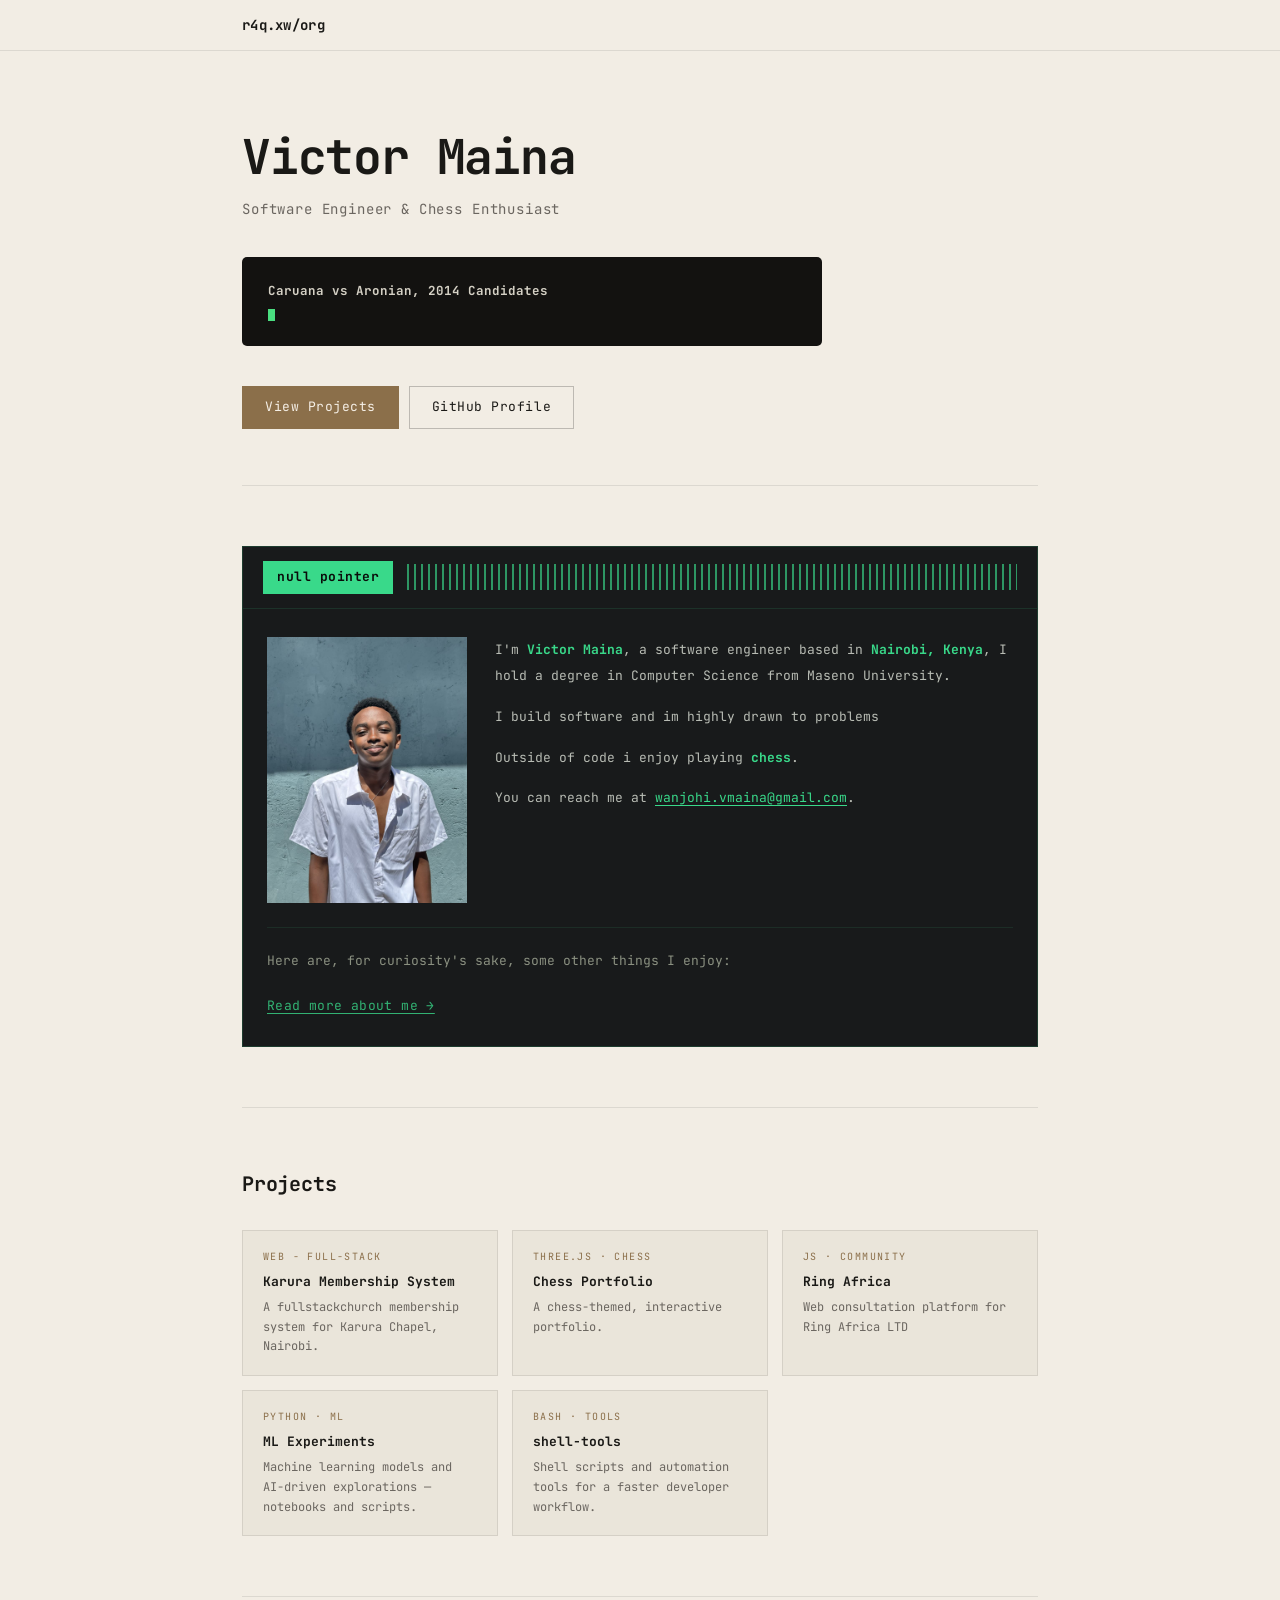
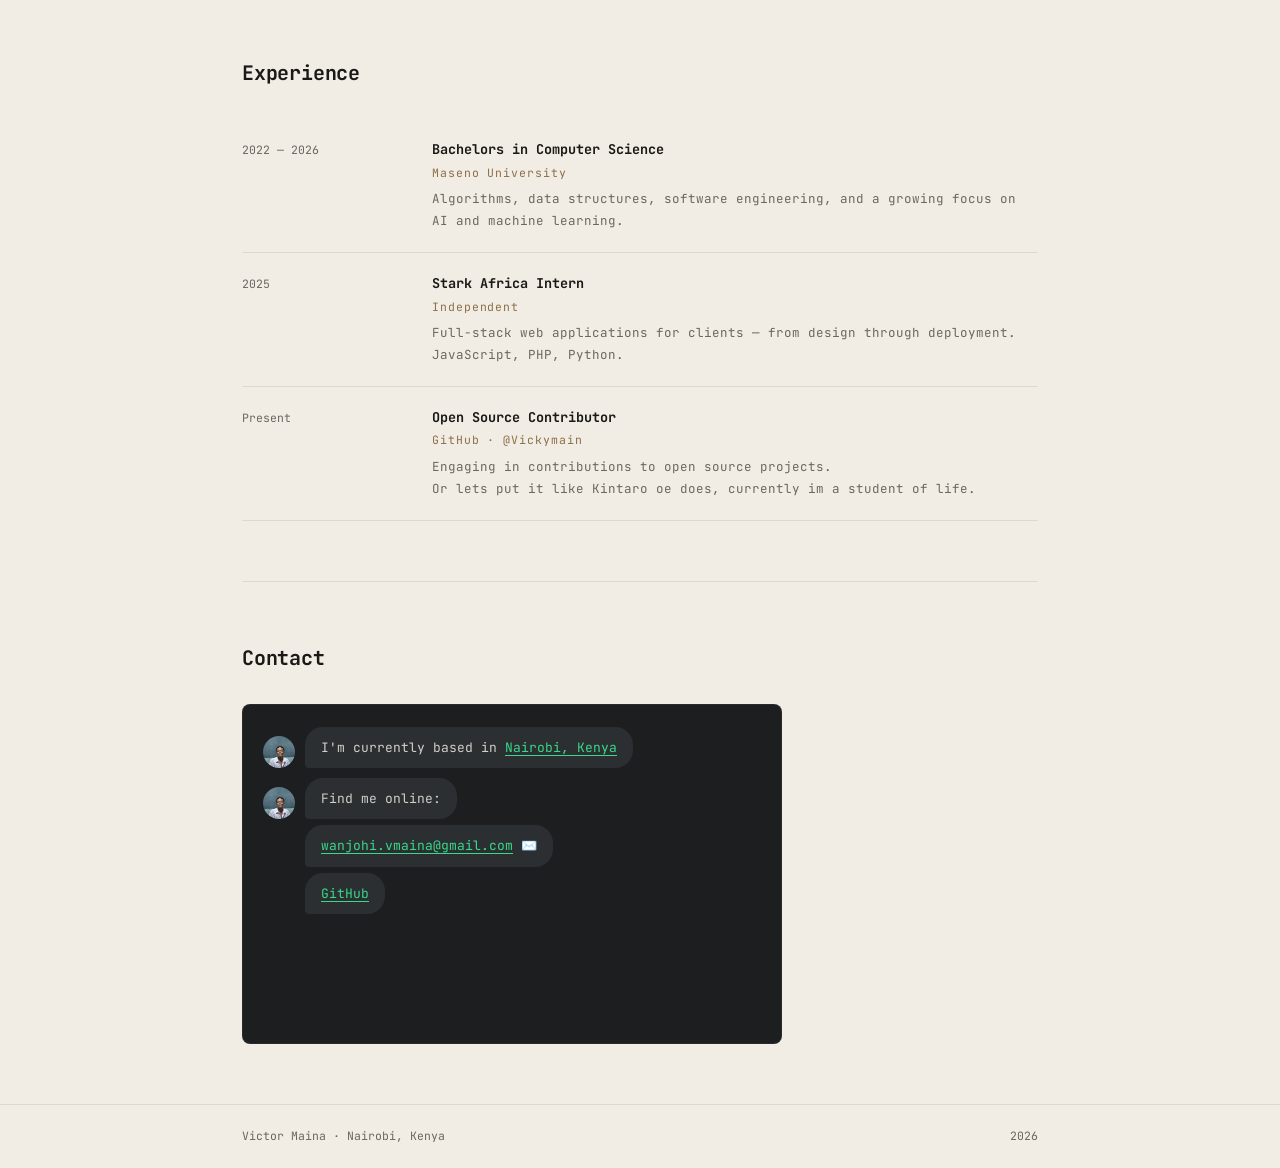
<file: index.html>
<!DOCTYPE html>
<html lang="en">
<head>
<meta charset="UTF-8">
<meta name="viewport" content="width=device-width, initial-scale=1.0">
<title>Victor Maina</title>
<link rel="preconnect" href="https://fonts.googleapis.com">
<link href="https://fonts.googleapis.com/css2?family=JetBrains+Mono:ital,wght@0,400;0,700;1,400&display=swap" rel="stylesheet">
<style>
* { margin: 0; padding: 0; box-sizing: border-box; }

:root {
  --bg:       #f2ede4;
  --bg2:      #eae5da;
  --text:     #1a1916;
  --muted:    #6b6660;
  --accent:   #8b6f4a;
  --term-bg:  #131210;
  --term-g:   #4ade80;
  --border:   rgba(0,0,0,0.09);
}

html { scroll-behavior: smooth; }

body {
  background: var(--bg);
  color: var(--text);
  font-family: 'JetBrains Mono', 'Courier New', monospace;
  line-height: 1.6;
}

/* ── NAV ── */
nav {
  position: sticky;
  top: 0;
  z-index: 100;
  background: var(--bg);
  border-bottom: 1px solid var(--border);
  padding: 14px 0;
}
.nav-inner {
  max-width: 860px;
  margin: 0 auto;
  padding: 0 32px;
  display: flex;
  align-items: center;
  justify-content: space-between;
}
.nav-logo {
  font-weight: 700;
  font-size: 14px;
  color: var(--text);
  text-decoration: none;
  letter-spacing: 0.02em;
  display: flex;
  align-items: center;
  gap: 8px;
}
.nav-pawn {
  width: 22px;
  height: 22px;
  object-fit: contain;
  filter: brightness(0);
}
.nav-links {
  display: flex;
  gap: 28px;
  list-style: none;
}
.nav-links a {
  font-size: 13px;
  color: var(--muted);
  text-decoration: none;
  letter-spacing: 0.03em;
  transition: color 0.15s;
}
.nav-links a:hover { color: var(--text); }

/* ── MAIN WRAPPER ── */
main {
  max-width: 860px;
  margin: 0 auto;
  padding: 0 32px;
}

/* ── HERO ── */
.hero {
  padding: 80px 0 56px;
}
.hero h1 {
  font-size: clamp(2rem, 5vw, 3rem);
  font-weight: 700;
  letter-spacing: -0.025em;
  line-height: 1.1;
  margin-bottom: 14px;
}
.cursor {
  display: inline-block;
  width: 0.5em;
  height: 0.9em;
  background: var(--text);
  vertical-align: text-bottom;
  animation: blink 1s step-end infinite;
  margin-left: 3px;
}
@keyframes blink { 0%,100%{opacity:1} 50%{opacity:0} }

.hero-sub {
  font-size: 14px;
  color: var(--muted);
  letter-spacing: 0.06em;
  margin-bottom: 36px;
}

/* ── TERMINAL ── */
.terminal {
  background: var(--term-bg);
  border-radius: 5px;
  padding: 22px 26px 20px;
  font-size: 12.5px;
  line-height: 1.9;
  max-width: 580px;
  margin-bottom: 40px;
  overflow-y: auto;
  max-height: 280px;
  scrollbar-width: none;
}
.terminal::-webkit-scrollbar { display: none; }

.t-cmd   { display: block; color: var(--term-g); }
.t-hi    { display: block; color: #d4d0c4; font-weight: 700; }
.t-out   { display: block; color: #596857; }
.t-move  { display: block; color: #4a5a4a; }
.t-key   { display: block; color: #f59e0b; }
.t-now   { display: block; color: #60a5fa; }
.t-quote { display: block; color: #86efac; font-style: italic; }
.t-cursor {
  display: inline-block;
  width: 7px;
  height: 12px;
  background: var(--term-g);
  vertical-align: middle;
  animation: blink 1s step-end infinite;
}

/* ── BUTTONS ── */
.hero-btns { display: flex; gap: 10px; flex-wrap: wrap; }
.btn {
  font-family: inherit;
  font-size: 13px;
  padding: 10px 22px;
  cursor: pointer;
  text-decoration: none;
  letter-spacing: 0.04em;
  transition: all 0.15s;
  display: inline-block;
}
.btn-fill {
  background: var(--accent);
  color: #f5efe6;
  border: 1px solid var(--accent);
}
.btn-fill:hover { background: #7a5f3e; border-color: #7a5f3e; }
.btn-outline {
  background: transparent;
  color: var(--text);
  border: 1px solid rgba(0,0,0,0.22);
}
.btn-outline:hover { border-color: var(--text); }

/* ── SECTIONS ── */
.section {
  padding: 60px 0;
  border-top: 1px solid var(--border);
}
.section h2 {
  font-size: 20px;
  font-weight: 700;
  margin-bottom: 30px;
  letter-spacing: -0.01em;
}

/* ── NULL POINTER ABOUT ── */
.np-panel {
  background: #181a1b;
  border: 1px solid rgba(57,217,138,0.18);
  overflow: hidden;
}
.np-header {
  display: flex;
  align-items: center;
  padding: 14px 20px;
  border-bottom: 1px solid rgba(57,217,138,0.12);
}
.np-badge {
  background: #39d98a;
  color: #0a0c0a;
  font-weight: 700;
  font-size: 13px;
  padding: 6px 14px;
  white-space: nowrap;
  letter-spacing: 0.04em;
  flex-shrink: 0;
}
.np-bars {
  flex: 1;
  height: 26px;
  margin-left: 14px;
  background: repeating-linear-gradient(
    to right,
    #39d98a 0px, #39d98a 2px,
    transparent 2px, transparent 7px
  );
  opacity: 0.65;
}

/* Bio: photo + text */
.np-bio {
  display: grid;
  grid-template-columns: 200px 1fr;
  gap: 28px;
  padding: 28px 24px 24px;
  align-items: start;
}
.np-photo {
  width: 100%;
  aspect-ratio: 3/4;
  object-fit: cover;
  object-position: top;
  display: block;
}
.np-bio-text {
  font-size: 13px;
  color: #b8bcb4;
  line-height: 2.05;
}
.np-bio-text p + p { margin-top: 14px; }
.np-bio-text strong { color: #39d98a; font-weight: 700; }
.np-bio-text a {
  color: #39d98a;
  text-decoration: underline;
  text-underline-offset: 3px;
}

/* Divider */
.np-divider {
  height: 1px;
  background: rgba(57,217,138,0.10);
  margin: 0 24px;
}

/* Curiosities */
.np-curiosities { padding: 22px 24px 28px; }
.np-curiosity-intro {
  font-size: 13px;
  color: #8a9080;
  line-height: 1.7;
  margin-bottom: 20px;
}

.np-dash-list { list-style: none; }
.np-dash-list > li { margin-bottom: 18px; }
.np-dash-top {
  font-size: 13px;
  color: #39d98a;
  margin-bottom: 6px;
}
.np-dash-top::before { content: '- '; }

.np-dash-sub { list-style: none; padding-left: 18px; }
.np-dash-sub li {
  font-size: 13px;
  color: #6a7268;
  line-height: 1.85;
}
.np-dash-sub li::before { content: '- '; color: #39d98a; opacity: 0.5; }

/* More link */
.np-more-wrap { margin-top: 6px; }
.np-more-btn {
  font-family: inherit;
  font-size: 13px;
  color: #39d98a;
  background: none;
  border: none;
  cursor: pointer;
  padding: 0;
  letter-spacing: 0.03em;
  text-decoration: underline;
  text-underline-offset: 3px;
  opacity: 0.8;
  transition: opacity 0.15s;
}
.np-more-btn:hover { opacity: 1; }

.np-more-section {
  max-height: 0;
  overflow: hidden;
  transition: max-height 0.35s ease;
}
.np-more-section.open { max-height: 600px; }
.np-more-content {
  padding-top: 14px;
  font-size: 13px;
  color: #6a7268;
  line-height: 2;
}
.np-more-content strong { color: #b8bcb4; }
.np-more-content p + p  { margin-top: 12px; }

@media (max-width: 600px) {
  .np-bio { grid-template-columns: 1fr; gap: 16px; }
  .np-photo { width: 140px; aspect-ratio: 1/1; }
}

/* ── PROJECTS ── */
.projects-grid {
  display: grid;
  grid-template-columns: repeat(auto-fill, minmax(240px, 1fr));
  gap: 14px;
}
.project-card {
  background: var(--bg2);
  border: 1px solid var(--border);
  padding: 18px 20px;
  transition: border-color 0.15s, background 0.15s;
}
.project-card:hover { border-color: rgba(139,111,74,0.55); background: #e5dfd4; }
.pc-tag   { font-size: 10px; color: var(--accent); letter-spacing: 0.14em; margin-bottom: 7px; display: block; }
.pc-title { font-size: 13px; font-weight: 700; margin-bottom: 5px; }
.pc-desc  { font-size: 12px; color: var(--muted); line-height: 1.65; }

/* ── EXPERIENCE ── */
.exp-list { display: flex; flex-direction: column; }
.exp-item {
  padding: 20px 0;
  border-bottom: 1px solid var(--border);
  display: grid;
  grid-template-columns: 170px 1fr;
  gap: 20px;
}
.exp-item:first-child { border-top: none; }
.exp-date { font-size: 11.5px; color: var(--muted); padding-top: 2px; }
.exp-role { font-size: 13.5px; font-weight: 700; margin-bottom: 3px; }
.exp-org  { font-size: 11.5px; color: var(--accent); letter-spacing: 0.08em; margin-bottom: 6px; }
.exp-note { font-size: 12.5px; color: var(--muted); line-height: 1.75; }

/* ── CONTACT CHAT ── */
.chat-panel {
  background: #1c1e20;
  border-radius: 8px;
  padding: 22px 20px 28px;
  border: 1px solid rgba(255,255,255,0.06);
  max-width: 540px;
}
.chat-row {
  display: flex;
  align-items: flex-end;
  gap: 10px;
  margin-bottom: 6px;
  opacity: 0;
  transform: translateY(6px);
  transition: opacity 0.35s ease, transform 0.35s ease;
}
.chat-row.visible { opacity: 1; transform: translateY(0); }

.chat-avatar {
  width: 32px;
  height: 32px;
  border-radius: 50%;
  object-fit: cover;
  object-position: top;
  flex-shrink: 0;
}
.chat-spacer { width: 32px; flex-shrink: 0; }

.chat-bubble {
  background: #2c2f32;
  border-radius: 18px 18px 18px 4px;
  padding: 10px 16px;
  font-size: 13px;
  color: #d0d0c8;
  line-height: 1.65;
  max-width: 420px;
}
.chat-bubble a {
  color: #39d98a;
  text-decoration: underline;
  text-underline-offset: 3px;
}

/* ── FOOTER ── */
footer {
  border-top: 1px solid var(--border);
  padding: 22px 0;
}
.footer-inner {
  max-width: 860px;
  margin: 0 auto;
  padding: 0 32px;
  font-size: 11.5px;
  color: var(--muted);
  display: flex;
  justify-content: space-between;
  align-items: center;
  flex-wrap: wrap;
  gap: 8px;
}

/* ── RESPONSIVE ── */
@media (max-width: 640px) {
  .nav-links { display: none; }
  .hero { padding: 48px 0 36px; }
  .exp-item { grid-template-columns: 1fr; gap: 2px; }
  .exp-date { order: -1; }
}
</style>
</head>
<body>

<nav>
  <div class="nav-inner">
    <a class="nav-logo" href="#">
      r4q.xw/org
    </a>
  </div>
</nav>

<main>

  <!-- HERO -->
  <div class="hero">
    <h1>Victor Maina</h1>
    <p class="hero-sub">Software Engineer &amp; Chess Enthusiast</p>

    <div class="terminal" id="term-box">
      <span class="t-cursor" id="term-cursor"></span>
    </div>

    <div class="hero-btns">
      <a href="#projects" class="btn btn-fill">View Projects</a>
      <a href="https://github.com/Vickymain" class="btn btn-outline" target="_blank" rel="noopener">GitHub Profile</a>
    </div>
  </div>

  <!-- ABOUT -->
  <section class="section" id="about">
    <div class="np-panel">

      <!-- Badge + barcode bars -->
      <div class="np-header">
        <span class="np-badge">null pointer</span>
        <div class="np-bars"></div>
      </div>

      <!-- Photo + bio -->
      <div class="np-bio">
        <img src="images/profile.jpg" alt="Victor Maina" class="np-photo">
        <div class="np-bio-text">
          <p>I'm <strong>Victor Maina</strong>, a software engineer based in <strong>Nairobi, Kenya</strong>, I hold a degree in Computer Science from Maseno University.</p>
          <p>I build software and im highly drawn to problems</p>
          <p>Outside of code i enjoy playing <strong>chess</strong>.</p>
          <p>You can reach me at <a href="mailto:wanjohi.vmaina@gmail.com">wanjohi.vmaina@gmail.com</a>.</p>
        </div>
      </div>

      <!-- Divider -->
      <div class="np-divider"></div>

      <!-- Curiosities -->
      <div class="np-curiosities">
        <p class="np-curiosity-intro">Here are, for curiosity's sake, some other things I enjoy:</p>

        <div class="np-more-wrap">
          <button class="np-more-btn" onclick="toggleMore(this)">Read more about me →</button>
          <div class="np-more-section">
            <div class="np-more-content">
              <ul class="np-dash-list">
                <li>
                  <div class="np-dash-top">Music</div>
                  <li>so diverse tbh but my current on repeat are;</li>
                       <li>Futile Devices ~ Sufjan Stevens</li>
                       <li>i was all over her ~ salvia palth</li>
                  <div class="np-dash-top">Anime</div>
                  <li>fav characters; Toji, Killua, Gabimaru</li>
                  <li>ignore the pattern</li>
                  <div class="np-dash-top">Shows</div>
                  <li>Breaking bad</li>
                  <div class="np-dash-top">Football</div>
                  <li>Barcelona and the mighty Chels</li>
                </li>                  
                  </ul>
                </li>
              </ul>
            </div>
          </div>
        </div>
      </div>

    </div>
  </section>

  <!-- PROJECTS -->
  <section class="section" id="projects">
    <h2>Projects</h2>
    <div class="projects-grid">

      <div class="project-card">
        <span class="pc-tag">WEB - FULL-STACK</span>
        <div class="pc-title">Karura Membership System</div>
        <div class="pc-desc">A fullstackchurch membership system for Karura Chapel, Nairobi.</div>
      </div>

      <div class="project-card">
        <span class="pc-tag">THREE.JS · CHESS</span>
        <div class="pc-title">Chess Portfolio</div>
        <div class="pc-desc">A chess-themed, interactive portfolio.</div>
      </div>

      <div class="project-card">
        <span class="pc-tag">JS · COMMUNITY</span>
        <div class="pc-title">Ring Africa</div>
        <div class="pc-desc">Web consultation platform for Ring Africa LTD </div>
      </div>

      <div class="project-card">
        <span class="pc-tag">PYTHON · ML</span>
        <div class="pc-title">ML Experiments</div>
        <div class="pc-desc">Machine learning models and AI-driven explorations — notebooks and scripts.</div>
      </div>

      <div class="project-card">
        <span class="pc-tag">BASH · TOOLS</span>
        <div class="pc-title">shell-tools</div>
        <div class="pc-desc">Shell scripts and automation tools for a faster developer workflow.</div>
      </div>
    </div>
  </section>

  <!-- EXPERIENCE -->
  <section class="section" id="experience">
    <h2>Experience</h2>
    <div class="exp-list">

      <div class="exp-item">
        <div class="exp-date">2022 — 2026</div>
        <div>
          <div class="exp-role">Bachelors in Computer Science</div>
          <div class="exp-org">Maseno University</div>
          <div class="exp-note">Algorithms, data structures, software engineering, and a growing focus on AI and machine learning.</div>
        </div>
      </div>

      <div class="exp-item">
        <div class="exp-date">2025</div>
        <div>
          <div class="exp-role">Stark Africa Intern</div>
          <div class="exp-org">Independent</div>
          <div class="exp-note">Full-stack web applications for clients — from design through deployment. JavaScript, PHP, Python.</div>
        </div>
      </div>

      <div class="exp-item">
        <div class="exp-date">Present</div>
        <div>
          <div class="exp-role">Open Source Contributor</div>
          <div class="exp-org">GitHub · @Vickymain</div>
          <div class="exp-note">Engaging in contributions to open source projects.</div>
          <div class="exp-note">Or lets put it like Kintaro oe does, currently im a student of life.</div>
        </div>
      </div>

    </div>
  </section>

  <!-- CONTACT -->
  <section class="section" id="contact">
    <h2>Contact</h2>

    <div class="chat-panel" id="chat-panel">

      <!-- Location -->
      <div class="chat-row">
        <img src="images/profile.jpg" alt="" class="chat-avatar">
        <div class="chat-bubble">I'm currently based in <a href="https://www.google.com/maps/place/Nairobi" target="_blank" rel="noopener">Nairobi, Kenya</a></div>
      </div>

      <!-- Find me online -->
      <div class="chat-row" style="margin-top:10px;">
        <img src="images/profile.jpg" alt="" class="chat-avatar">
        <div class="chat-bubble">Find me online:</div>
      </div>

      <!-- Email -->
      <div class="chat-row">
        <div class="chat-spacer"></div>
        <div class="chat-bubble"><a href="mailto:wanjohi.vmaina@gmail.com">wanjohi.vmaina@gmail.com</a> ✉️</div>
      </div>

      <!-- GitHub -->
      <div class="chat-row">
        <div class="chat-spacer"></div>
        <div class="chat-bubble"><a href="https://github.com/Vickymain" target="_blank" rel="noopener">GitHub</a> </div>
      </div>

      <!-- Instagram -->
      <div class="chat-row">
        <div class="chat-spacer"></div>
        <div class="chat-bubble"><a href="https://instagram.com/r4q.xw" target="_blank" rel="noopener">Instagram</a></div>
      </div>

      <!-- Chess -->
      <div class="chat-row">
        <div class="chat-spacer"></div>
        <div class="chat-bubble"><a href="https://www.chess.com/member/vickymain" target="_blank" rel="noopener">chess.com</a></div>
      </div>

    </div>
  </section>

</main>

<footer>
  <div class="footer-inner">
    <span>Victor Maina · Nairobi, Kenya</span>
    <span>2026</span>
  </div>
</footer>


<script>
const termBox    = document.getElementById('term-box');
const termCursor = document.getElementById('term-cursor');
const sleep      = ms => new Promise(r => setTimeout(r, ms));

const SCRIPT = [
  { t: 'hi',    s: 'Caruana vs Aronian, 2014 Candidates' },
  { t: 'p',     ms: 600 },
  { t: 'out',   s: '# 44 moves · Result: 1-0' },
  { t: 'b' },
  { t: 'move',  s: ' 1.  e4          e5' },
  { t: 'move',  s: ' 2.  Nf3         Nc6' },
  { t: 'move',  s: ' 3.  Bb5         a6    (Ruy Lopez)' },
  { t: 'move',  s: ' ...' },
  { t: 'key',   s: '19.  Nf5!!  ★   gxf5   ← brilliant sacrifice' },
  { t: 'move',  s: '20.  exf5        Bf6' },
  { t: 'move',  s: '21.  Re1         Re8' },
  { t: 'now',   s: '22.  Nd4  ◄     Nf8   ← critical position' },
  { t: 'move',  s: ' ...' },
  { t: 'key',   s: '44.  Bf5         1-0   ✓  Caruana wins!' },
];

async function runTerminal() {
  await sleep(700);
  for (const item of SCRIPT) {
    if (item.t === 'p') { await sleep(item.ms); continue; }
    if (item.t === 'b') {
      const el = document.createElement('div');
      el.style.height = '0.4em';
      termBox.insertBefore(el, termCursor);
      continue;
    }
    const el = document.createElement('div');
    const classMap = {
      cmd: 't-cmd', hi: 't-hi', out: 't-out', move: 't-move',
      key: 't-key', now: 't-now', quote: 't-quote',
    };
    el.className = classMap[item.t] || 't-out';
    termBox.insertBefore(el, termCursor);

    const prefix = item.t === 'cmd' ? '$ ' : '';
    const text   = prefix + item.s;
    const speed  = item.t === 'cmd' ? 32 : item.t === 'move' ? 10 : 18;

    for (const ch of text) {
      el.textContent += ch;
      termBox.scrollTop = termBox.scrollHeight;
      await sleep(speed + Math.random() * 8);
    }
    await sleep(35);
  }
}

runTerminal();

// Staggered chat entrance on scroll
const chatRows = document.querySelectorAll('.chat-row');
const observer = new IntersectionObserver(entries => {
  entries.forEach(entry => {
    if (entry.isIntersecting) {
      chatRows.forEach((row, i) => {
        setTimeout(() => row.classList.add('visible'), i * 180);
      });
      observer.disconnect();
    }
  });
}, { threshold: 0.2 });
observer.observe(document.getElementById('chat-panel'));

function toggleMore(btn) {
  const section = btn.nextElementSibling;
  const isOpen  = section.classList.contains('open');
  section.classList.toggle('open', !isOpen);
  btn.textContent = isOpen ? 'Read more about me →' : 'Show less ↑';
}
</script>
</body>
</html>
</file>
